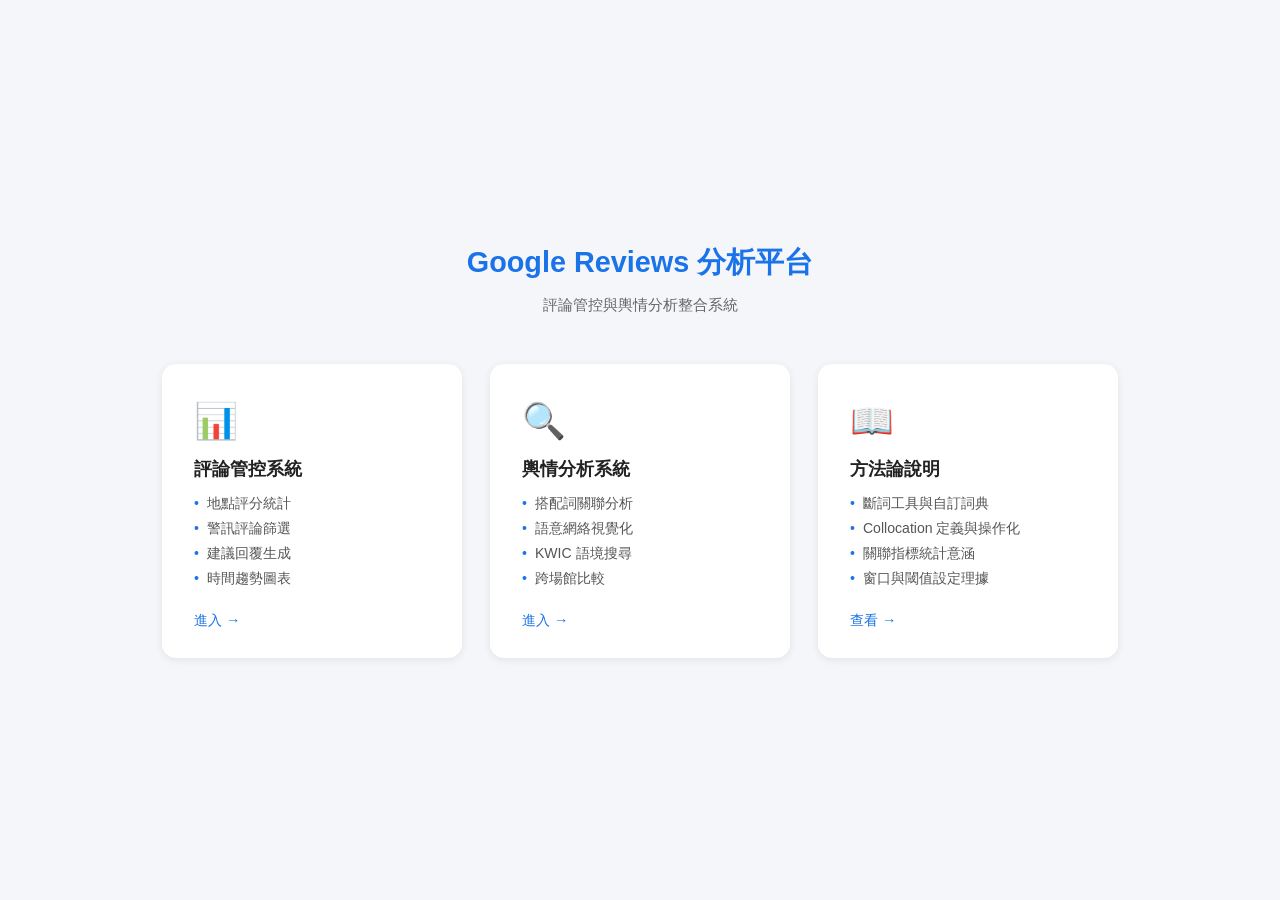
<file: templates/index.html>
<!DOCTYPE html>
<html lang="zh-Hant">
<head>
  <meta charset="UTF-8">
  <meta name="viewport" content="width=device-width, initial-scale=1.0">
  <title>Google Reviews 分析平台</title>
  <style>
    * { box-sizing: border-box; margin: 0; padding: 0; }
    body {
      font-family: -apple-system, BlinkMacSystemFont, "Segoe UI", sans-serif;
      background: #f5f6fa;
      color: #333;
      min-height: 100vh;
      display: flex;
      flex-direction: column;
      align-items: center;
      justify-content: center;
    }
    .container {
      text-align: center;
      padding: 40px 20px;
    }
    h1 {
      font-size: 1.8rem;
      font-weight: 700;
      color: #1a73e8;
      margin-bottom: 12px;
    }
    .subtitle {
      font-size: 0.95rem;
      color: #666;
      margin-bottom: 48px;
    }
    .cards {
      display: flex;
      gap: 28px;
      justify-content: center;
      flex-wrap: wrap;
    }
    .card {
      background: #fff;
      border-radius: 14px;
      padding: 36px 32px 28px;
      box-shadow: 0 2px 8px rgba(0,0,0,.08);
      width: 300px;
      text-align: left;
      text-decoration: none;
      color: inherit;
      transition: box-shadow .2s, transform .2s;
      display: flex;
      flex-direction: column;
    }
    .card:hover {
      box-shadow: 0 6px 20px rgba(26,115,232,.18);
      transform: translateY(-3px);
    }
    .card-icon {
      font-size: 2.2rem;
      margin-bottom: 14px;
    }
    .card h2 {
      font-size: 1.15rem;
      font-weight: 600;
      color: #222;
      margin-bottom: 10px;
    }
    .card ul {
      list-style: none;
      padding: 0;
      margin: 0 0 20px;
      flex: 1;
    }
    .card li {
      font-size: 0.88rem;
      color: #555;
      padding: 3px 0;
    }
    .card li::before {
      content: "\2022";
      color: #1a73e8;
      margin-right: 8px;
    }
    .card-enter {
      font-size: 0.9rem;
      color: #1a73e8;
      font-weight: 500;
    }
    @media (max-width: 680px) {
      .cards { flex-direction: column; align-items: center; }
      .card { width: 90%; }
    }
  </style>
</head>
<body>
  <div class="container">
    <h1>Google Reviews 分析平台</h1>
    <p class="subtitle">評論管控與輿情分析整合系統</p>
    <div class="cards">
      <a class="card" href="/dashboard">
        <div class="card-icon">📊</div>
        <h2>評論管控系統</h2>
        <ul>
          <li>地點評分統計</li>
          <li>警訊評論篩選</li>
          <li>建議回覆生成</li>
          <li>時間趨勢圖表</li>
        </ul>
        <span class="card-enter">進入 →</span>
      </a>
      <a class="card" href="/yuqing">
        <div class="card-icon">🔍</div>
        <h2>輿情分析系統</h2>
        <ul>
          <li>搭配詞關聯分析</li>
          <li>語意網絡視覺化</li>
          <li>KWIC 語境搜尋</li>
          <li>跨場館比較</li>
        </ul>
        <span class="card-enter">進入 →</span>
      </a>
      <a class="card" href="/methodology">
        <div class="card-icon">📖</div>
        <h2>方法論說明</h2>
        <ul>
          <li>斷詞工具與自訂詞典</li>
          <li>Collocation 定義與操作化</li>
          <li>關聯指標統計意涵</li>
          <li>窗口與閾值設定理據</li>
        </ul>
        <span class="card-enter">查看 →</span>
      </a>
    </div>
  </div>
</body>
</html>
</file>
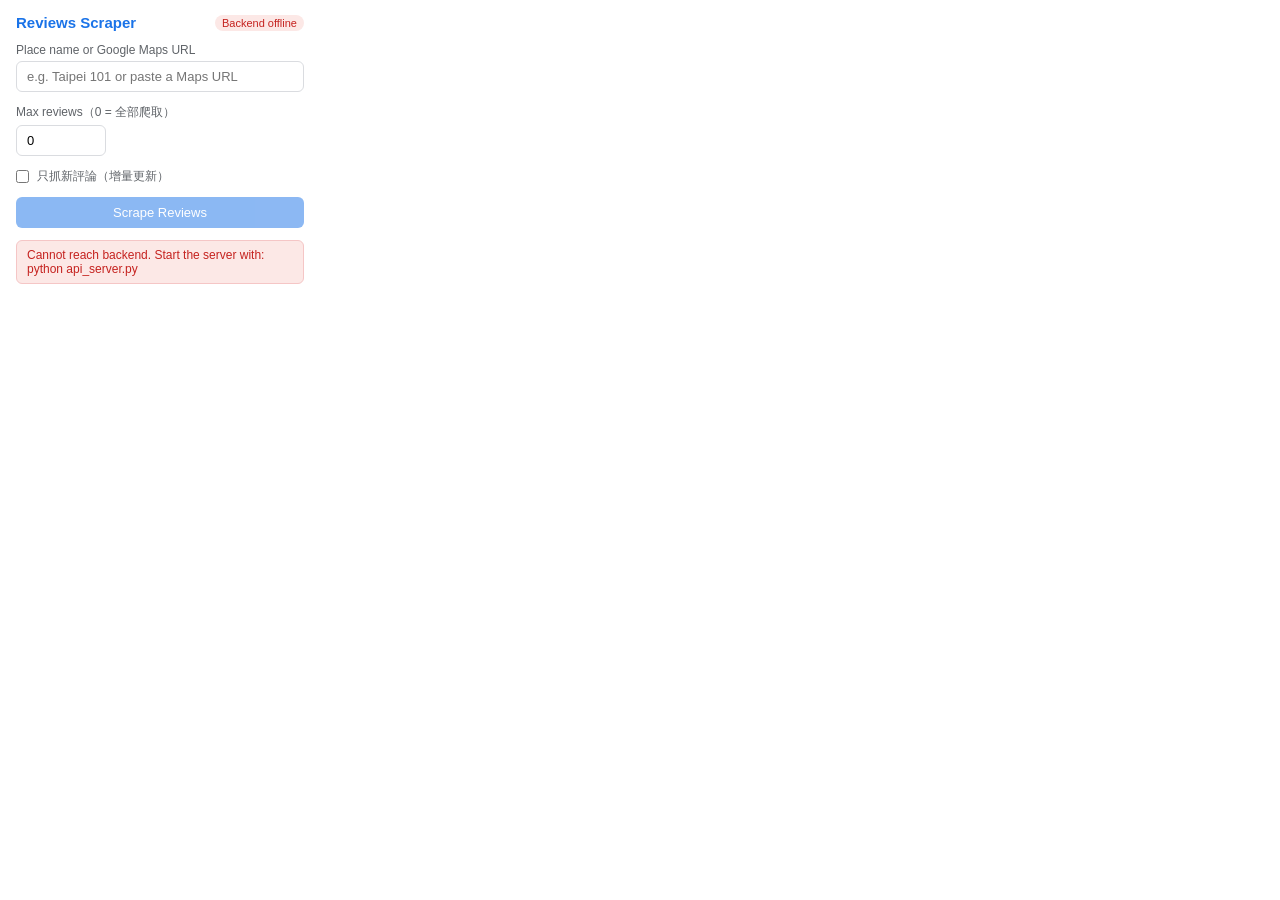
<file: chrome_extension/popup/popup.html>
<!DOCTYPE html>
<html lang="en">
<head>
  <meta charset="UTF-8" />
  <meta name="viewport" content="width=device-width, initial-scale=1.0" />
  <title>Google Reviews Scraper</title>
  <link rel="stylesheet" href="popup.css" />
</head>
<body>
  <div class="container">
    <header>
      <h1>Reviews Scraper</h1>
      <span id="backend-status" class="badge badge-unknown">Checking...</span>
    </header>

    <!-- Auto-detected place banner -->
    <div id="detected-place" class="detected-banner hidden">
      <span class="pin-icon">📍</span>
      <span id="detected-place-name"></span>
    </div>

    <!-- Search form -->
    <div class="form-group">
      <label for="place-input">Place name or Google Maps URL</label>
      <input
        type="text"
        id="place-input"
        placeholder="e.g. Taipei 101 or paste a Maps URL"
        autocomplete="off"
      />
    </div>

    <div class="form-group">
      <label for="max-reviews">Max reviews（0 = 全部爬取）</label>
      <input
        type="number"
        id="max-reviews"
        value="0"
        min="0"
      />
    </div>

    <div class="form-group form-group--inline">
      <input type="checkbox" id="update-mode" />
      <label for="update-mode">只抓新評論（增量更新）</label>
    </div>

    <button id="scrape-btn" class="btn-primary" disabled>Scrape Reviews</button>

    <!-- Progress section -->
    <div id="progress-section" class="hidden">
      <div class="progress-label">
        <span id="progress-text">Initialising...</span>
        <span id="progress-count"></span>
      </div>
      <div class="progress-bar-wrap">
        <div id="progress-bar" class="progress-bar"></div>
      </div>
    </div>

    <!-- Result section -->
    <div id="result-section" class="hidden">
      <p id="result-summary"></p>
      <button id="download-btn" class="btn-secondary">Download JSON</button>
    </div>

    <!-- Error section -->
    <div id="error-section" class="hidden">
      <p id="error-msg" class="error-text"></p>
    </div>
  </div>

  <script src="popup.js"></script>
</body>
</html>
</file>
<file: chrome_extension/popup/popup.css>
/* --------------------------------------------------------
   Google Reviews Scraper — Popup Styles
   -------------------------------------------------------- */

*, *::before, *::after {
  box-sizing: border-box;
  margin: 0;
  padding: 0;
}

body {
  font-family: -apple-system, BlinkMacSystemFont, "Segoe UI", Roboto, sans-serif;
  font-size: 13px;
  background: #fff;
  color: #202124;
  width: 320px;
  min-height: 200px;
}

.container {
  padding: 14px 16px;
  display: flex;
  flex-direction: column;
  gap: 12px;
}

/* Header */
header {
  display: flex;
  align-items: center;
  justify-content: space-between;
}

header h1 {
  font-size: 15px;
  font-weight: 600;
  color: #1a73e8;
}

/* Backend status badge */
.badge {
  font-size: 11px;
  padding: 2px 7px;
  border-radius: 10px;
  font-weight: 500;
}
.badge-unknown  { background: #f1f3f4; color: #5f6368; }
.badge-online   { background: #e6f4ea; color: #137333; }
.badge-offline  { background: #fce8e6; color: #c5221f; }

/* Auto-detected banner */
.detected-banner {
  display: flex;
  align-items: center;
  gap: 6px;
  background: #e8f0fe;
  border: 1px solid #c5d8ff;
  border-radius: 6px;
  padding: 7px 10px;
  font-size: 12px;
  color: #1a73e8;
  font-weight: 500;
  overflow: hidden;
  white-space: nowrap;
  text-overflow: ellipsis;
}

.pin-icon { flex-shrink: 0; }

/* Form */
.form-group {
  display: flex;
  flex-direction: column;
  gap: 4px;
}

.form-group--inline {
  flex-direction: row;
  align-items: center;
  gap: 8px;
}

label {
  font-size: 12px;
  color: #5f6368;
  font-weight: 500;
}

.hint {
  font-weight: 400;
  color: #80868b;
}

input[type="text"],
input[type="number"] {
  padding: 7px 10px;
  border: 1px solid #dadce0;
  border-radius: 6px;
  font-size: 13px;
  outline: none;
  transition: border-color 0.15s;
  width: 100%;
}

input[type="text"]:focus,
input[type="number"]:focus {
  border-color: #1a73e8;
  box-shadow: 0 0 0 2px rgba(26, 115, 232, 0.15);
}

input[type="number"] {
  width: 90px;
}

/* Buttons */
.btn-primary,
.btn-secondary {
  padding: 8px 14px;
  border: none;
  border-radius: 6px;
  font-size: 13px;
  font-weight: 500;
  cursor: pointer;
  transition: background 0.15s, opacity 0.15s;
  width: 100%;
}

.btn-primary {
  background: #1a73e8;
  color: #fff;
}
.btn-primary:hover:not(:disabled) { background: #1557b0; }
.btn-primary:disabled { opacity: 0.5; cursor: not-allowed; }

.btn-secondary {
  background: #e8f0fe;
  color: #1a73e8;
}
.btn-secondary:hover { background: #d2e3fc; }

/* Progress */
.progress-label {
  display: flex;
  justify-content: space-between;
  font-size: 12px;
  color: #5f6368;
  margin-bottom: 5px;
}

.progress-bar-wrap {
  background: #f1f3f4;
  border-radius: 4px;
  height: 6px;
  overflow: hidden;
}

.progress-bar {
  height: 100%;
  background: #1a73e8;
  border-radius: 4px;
  width: 0%;
  transition: width 0.4s ease;
}

/* Result */
#result-summary {
  font-size: 12px;
  color: #137333;
  margin-bottom: 6px;
  font-weight: 500;
}

/* Error */
.error-text {
  color: #c5221f;
  font-size: 12px;
  background: #fce8e6;
  border: 1px solid #f5c6c6;
  border-radius: 6px;
  padding: 7px 10px;
}

/* Utility */
.hidden { display: none !important; }
</file>
